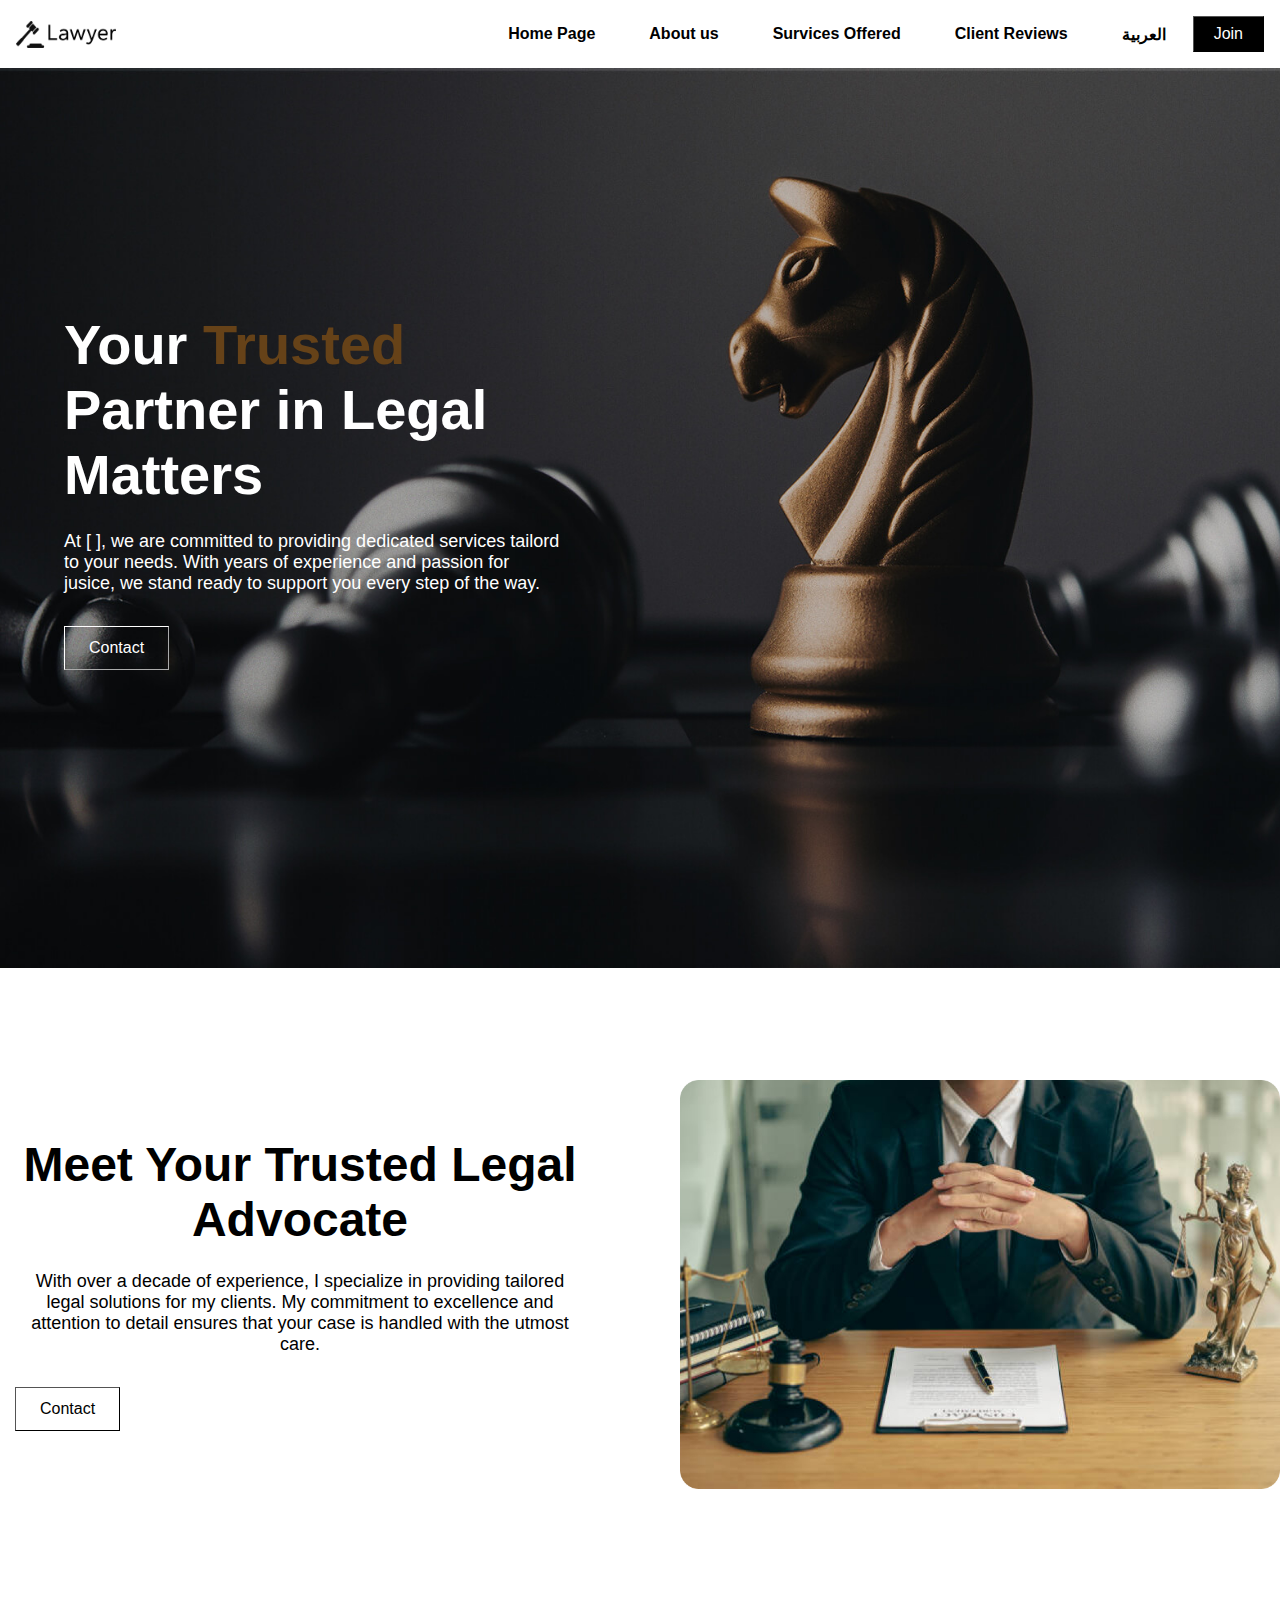
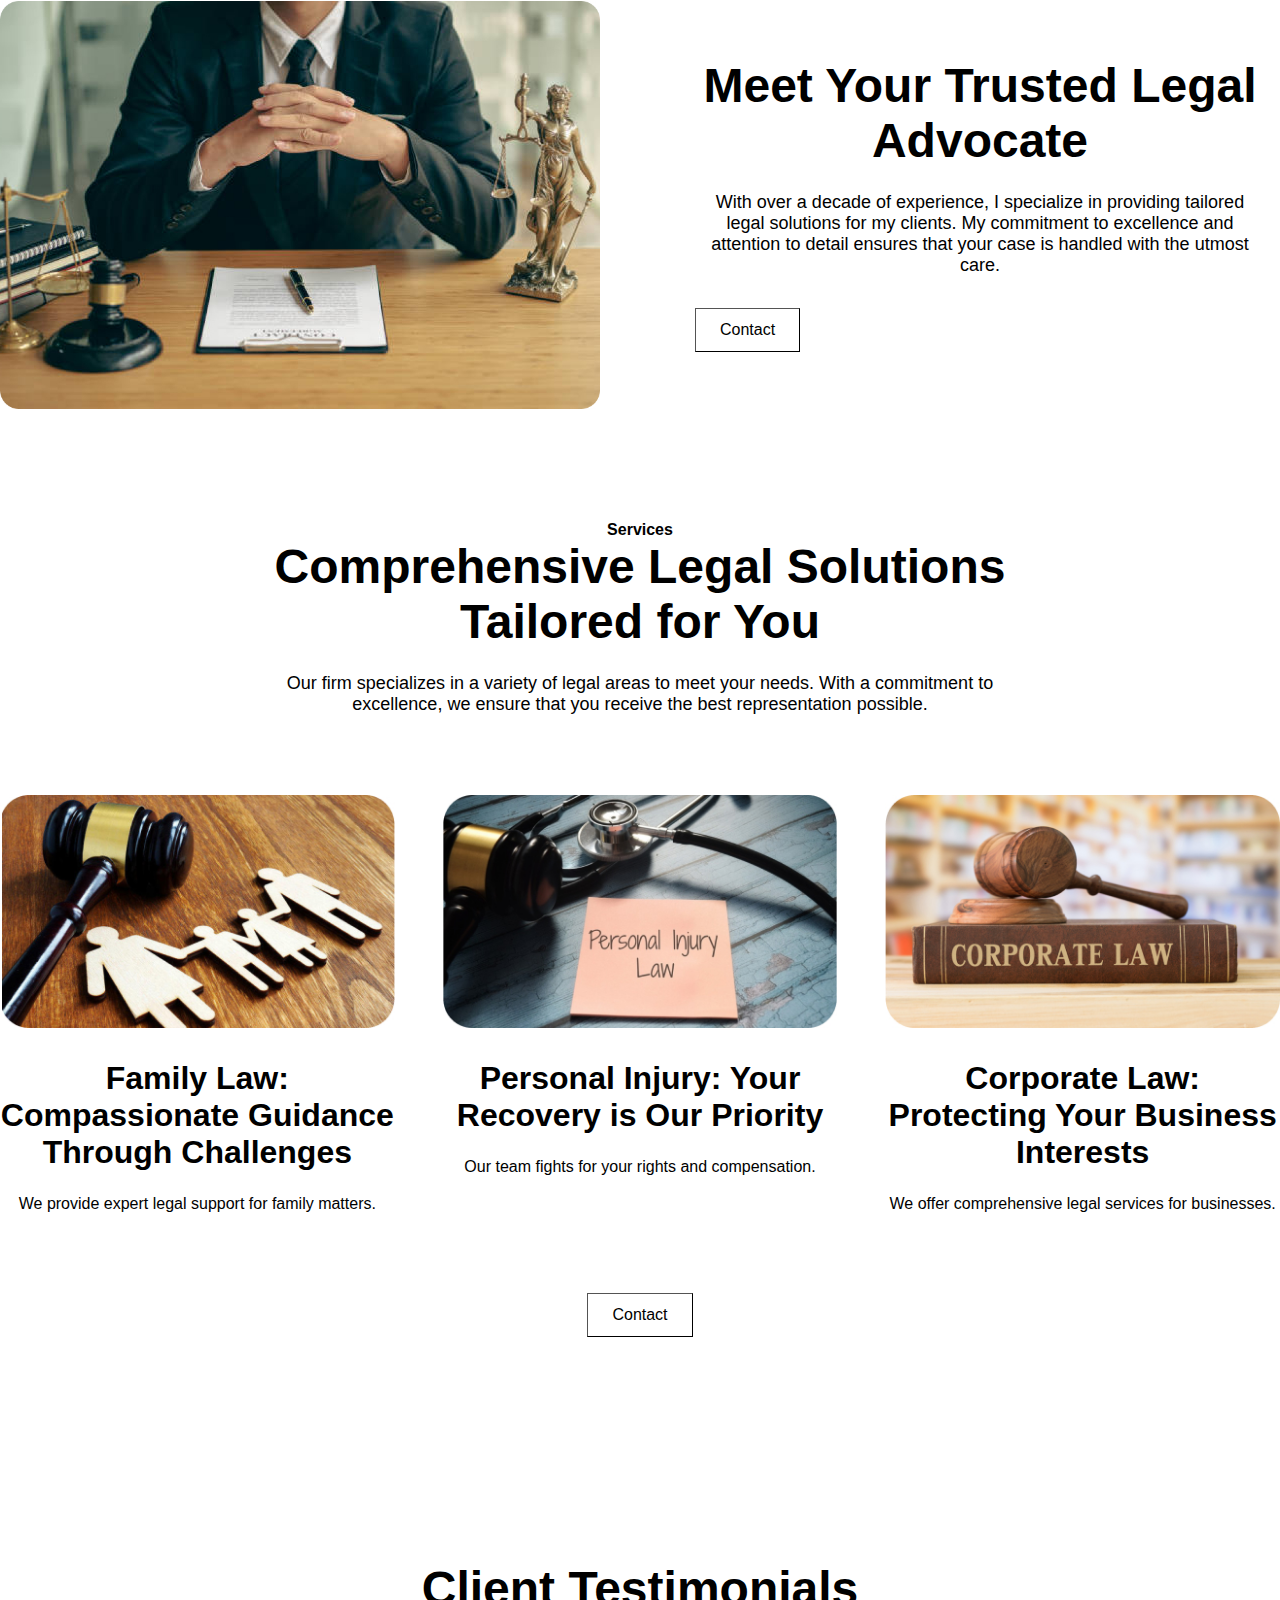
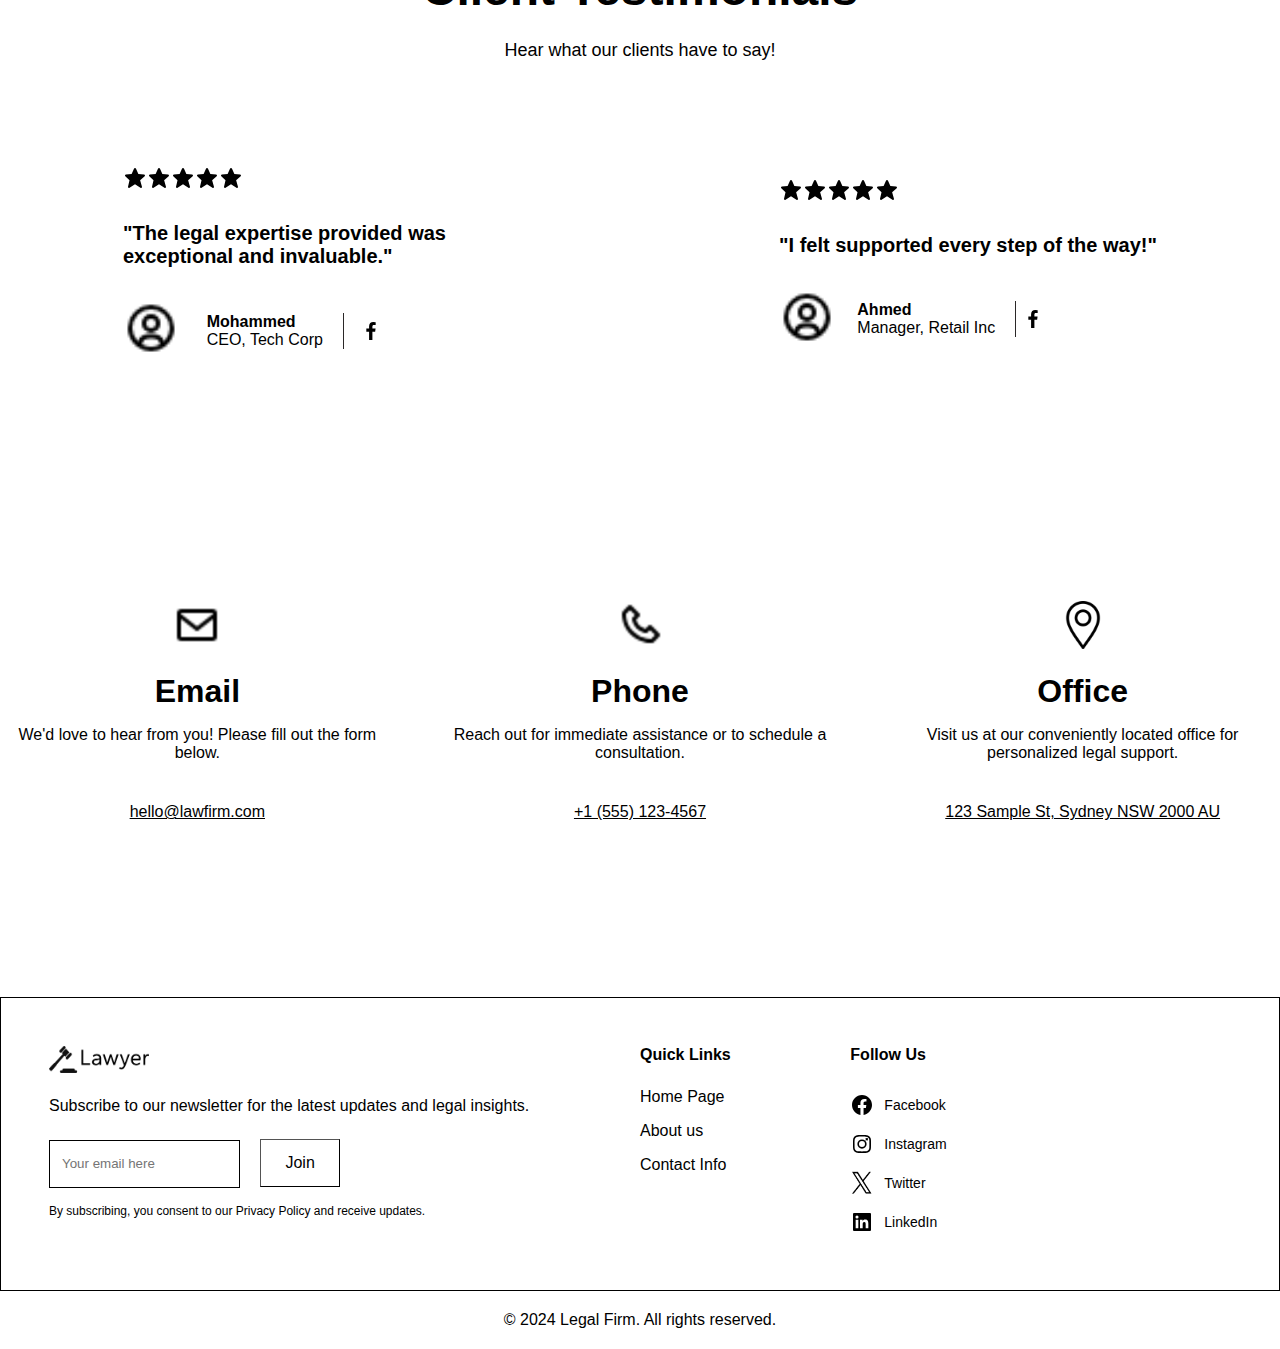
<file: index.html>
<!DOCTYPE html>
<html lang="en">
<head>
  <meta charset="UTF-8">
  <meta name="viewport" content="width=device-width, initial-scale=1.0">
  <title>Law Firm</title>
  <link rel="stylesheet" href="styles.css">
</head>
<body>
  <header>
      <img src="Images/lawyer-high-resolution-logo-transparent.png" alt="Logo" class="logo">
      <nav class="primary-navigation">
        <ul role="list" class="hamburger-menu">
          <li><a href="#" onclick=closeSidebar()><svg xmlns="http://www.w3.org/2000/svg" height="24px" viewBox="0 -960 960 960" width="24px" fill="#000000"><path d="m256-200-56-56 224-224-224-224 56-56 224 224 224-224 56 56-224 224 224 224-56 56-224-224-224 224Z"/></svg></a></li>
          <li><a href="#home-page">Home Page</a></li>
          <li><a href="#about-us">About us</a></li>
          <li><a href="#services-offered">Survices Offered</a></li>
          <li><a href="#client-reviews">Client Reviews</a></li>
          <li><a href="arabic.html" class="translate">العربية</a></li>
        </ul>
        <ul role="list" class="nav-list">
          <li class="hideOnMobile"><a href="#home-page">Home Page</a></li>
          <li class="hideOnMobile"><a href="#about-us">About us</a></li>
          <li class="hideOnMobile"v><a href="#services-offered">Survices Offered</a></li>
          <li class="hideOnMobile"><a href="#client-reviews">Client Reviews</a></li>
          <li><a href="arabic.html" class="translate">العربية</a></li>
          <li class="menu-button"><a href="#" onclick=openSidbar()><svg xmlns="http://www.w3.org/2000/svg" height="24px" viewBox="0 -960 960 960" width="24px" fill="#000000"><path d="M120-240v-80h720v80H120Zm0-200v-80h720v80H120Zm0-200v-80h720v80H120Z"/></svg></a></li>
        </ul>
      </nav>
      <a href="#" class="hideOnMobile" class="nav-button"><button class="button">Join</button></a>
  </header>
  <main>
    <section id="home-page">
      <div class="containr1">
        <h1 class="h1-section1">Your <span id="brownText">Trusted</span> Partner in Legal Matters</h1>
        <p class="p-section1">At [ ], we are committed to providing dedicated services tailord to your needs. With years of experience and passion for jusice, we stand ready to support you every step of the way.</p>
        <button class="contact-button">Contact</button>
      </div>
    </section>
    <section id="about-us">
      <div class="container2-1">
        <div class="text">
          <h1 class="h1-section2">Meet Your Trusted Legal Advocate</h1>
          <p class="p-section2">With over a decade of experience, I specialize in providing tailored legal solutions for my clients. My commitment to excellence and attention to detail ensures that your case is handled with the utmost care.</p>
          <button class="section2-button">Contact</button>
        </div>
        <img src="Images/image.jpg" alt="lawyer's-image" class="lawyer-img">
      </div>
      <div class="container2-2">
        <img src="Images/image.jpg" alt="lawyer's-image" class="lawyer-img">
        <div class="text">
          <h1 class="h1-section2">Meet Your Trusted Legal Advocate</h1>
          <p class="p-section2">With over a decade of experience, I specialize in providing tailored legal solutions for my clients. My commitment to excellence and attention to detail ensures that your case is handled with the utmost care.</p>
          <button class="section2-button">Contact</button>
        </div>
      </div>
    </section>
    <section id="services-offered">
      <div class="container3">
        <h1 class="h2-section3">Services</h1>
        <h1 class="h1-section3">Comprehensive Legal Solutions Tailored for You</h1>
        <p class="p-section3">Our firm specializes in a variety of legal areas to meet your needs. With a commitment to excellence, we ensure that you receive the best representation possible.</p>
      </div>
      <div class="container4">
        <div class="family-law">
          <img src="Images/image2.jpg" alt="">
          <div class="family-law-text">
            <h1 class="h1-family-law">Family Law: Compassionate Guidance Through Challenges</h1>
            <p class="p-family-law">We provide expert legal support for family matters.</p>
          </div>
        </div>
        <div class="personal-injury">
          <img src="Images/image3.jpg" alt="">
          <div class="personal-injury-text">
            <h1 class="h1-personal-injury">Personal Injury: Your Recovery is Our Priority</h1>
            <p class="p-personal-injury">Our team fights for your rights and compensation.</p>
          </div>
        </div>
        <div class="corporate-law">
          <img src="Images/image4.jpg" alt="">
          <div class="corporate-law-text">
            <h1 class="h1-corporate-law">Corporate Law: Protecting Your Business Interests</h1>
            <p class="p-corporate-law">We offer comprehensive legal services for businesses.</p>
          </div>
        </div>
      </div>
      <button class="section3-button">Contact</button>
    </section>
    <section id="client-reviews">
      <div class="client-testimonials">
        <h1 class="h1-client-testimonials">Client Testimonials</h1>
        <p class="p-client-testimonials">Hear what our clients have to say!</p>
      </div>
      <div class="client-comments">
        <div class="first-comment">
          <div class="stars">
            <img src="[data-uri]"/>
            <img src="[data-uri]"/>
            <img src="[data-uri]"/>
            <img src="[data-uri]"/>
            <img src="[data-uri]"/>
          </div>
          <h1 class="h1-first-comment">"The legal expertise provided was exceptional and invaluable."</h1>
          <div class="the-comment">
            <div class="profile-photo">
              <img src="[data-uri]"/>
            </div>
            <div class="commenter-name">
              <h1 class="h1-commenter-name">Mohammed</h1>
              <p class="p-commenter-name">CEO, Tech Corp</p>
            </div>
            <div class="facebook-icon">
              <img src="[data-uri]"/>
            </div>
          </div>
        </div>
        <div class="first-comment">
          <div class="stars">
            <img src="[data-uri]"/>
            <img src="[data-uri]"/>
            <img src="[data-uri]"/>
            <img src="[data-uri]"/>
            <img src="[data-uri]"/>
          </div>
          <h1 class="h1-first-comment">"I felt supported every step of the way!"</h1>
          <div class="the-comment">
            <div class="profile-photo">
              <img src="[data-uri]"/>
            </div>
            <div class="commenter-name">
              <h1 class="h1-commenter-name">Ahmed</h1>
              <p class="p-commenter-name">Manager, Retail Inc</p>
            </div>
            <div class="facebook-icon">
              <img src="[data-uri]"/>
            </div>
          </div>
        </div>
      </div>
    </section>
    <section>
      <div class="container5">
        <div class="email">
          <div class="icon">
            <img src="[data-uri]"/>
          </div>
          <div class="email-text">
            <h1 class="h1-email">Email</h1>
            <p class="p-email">We'd love to hear from you! Please fill out the form below.</p>
          </div>
          <p class="the-email">hello@lawfirm.com</p>
        </div>
        <div class="email">
          <div class="icon">
            <img src="[data-uri]"/>
          </div>
          <div class="email-text">
            <h1 class="h1-email">Phone</h1>
            <p class="p-email">Reach out for immediate assistance or to schedule a consultation.</p>
          </div>
          <p class="the-email">+1 (555) 123-4567</p>
        </div>
        <div class="email">
          <div class="icon">
            <img src="Images/location.png"/>
          </div>
          <div class="email-text">
            <h1 class="h1-email">Office</h1>
            <p class="p-email">Visit us at our conveniently located office for personalized legal support.</p>
          </div>
          <p class="the-email">123 Sample St, Sydney NSW 2000 AU</p>
        </div>
      </div>
    </section>
    <footer>
      <div class="container6">
        <div class="form">
          <img src="Images/lawyer-high-resolution-logo-transparent.png" alt="Logo" class="logo">
          <p>Subscribe to our newsletter for the latest updates and legal insights.</p>
          <div class="email-and-contact">
            <div class="form-on-mobile">
              <input type="email" placeholder="Your email here">
              <button class="section3-button">Join</button>
            </div>
            <p>By subscribing, you consent to our Privacy Policy and receive updates.</p>
          </div>
        </div>
        <div class="quick-links">
          <div>
            <h1>Quick Links</h1>
            <div class="quick-links-p">
              <a href="#home-page">Home Page</a>
              <a href="#about-us">About us</a>
              <a href="contact.html">Contact Info</a>
            </div>
          </div>
          <div class="socialmedia-icons">
            <h1>Follow Us</h1>
            <div >
              <img class="icons-in-en" src="[data-uri]"/>
              <p>Facebook</p>
            </div>
            <div>
              <img class="icons-in-en" src="[data-uri]"/>
              <p>Instagram</p>
            </div>
            <div>
              <img class="icons-in-en" src="Images/twitter.png">
              <p>Twitter</p>
            </div>
            <div>
              <img class="icons-in-en" src="[data-uri]"/>
              <p>LinkedIn</p>
            </div>
          </div>
        </div>
      </div>
      <div class="copy-right">
        <p>© 2024 Legal Firm. All rights reserved.</p>
      </div>
    </footer>
  </main>
  <script>
    function openSidbar(){
      const menu = document.querySelector(".hamburger-menu");
      menu.style.display = "flex";
    }
    function closeSidebar(){
      const menu = document.querySelector(".hamburger-menu");
      menu.style.display = "none";
    }

    document.querySelector(".contact-button").addEventListener("click", function() {
      window.location.href = "contact.html";
    });

    document.querySelector(".section3-button").addEventListener("click", function() {
      window.location.href = "contact.html";
    });

    document.querySelectorAll(".section2-button").forEach(button => {
      button.addEventListener("click", function() {
        window.location.href = "contact.html";
      });
    });
  </script>
</body>
</html>
</file>
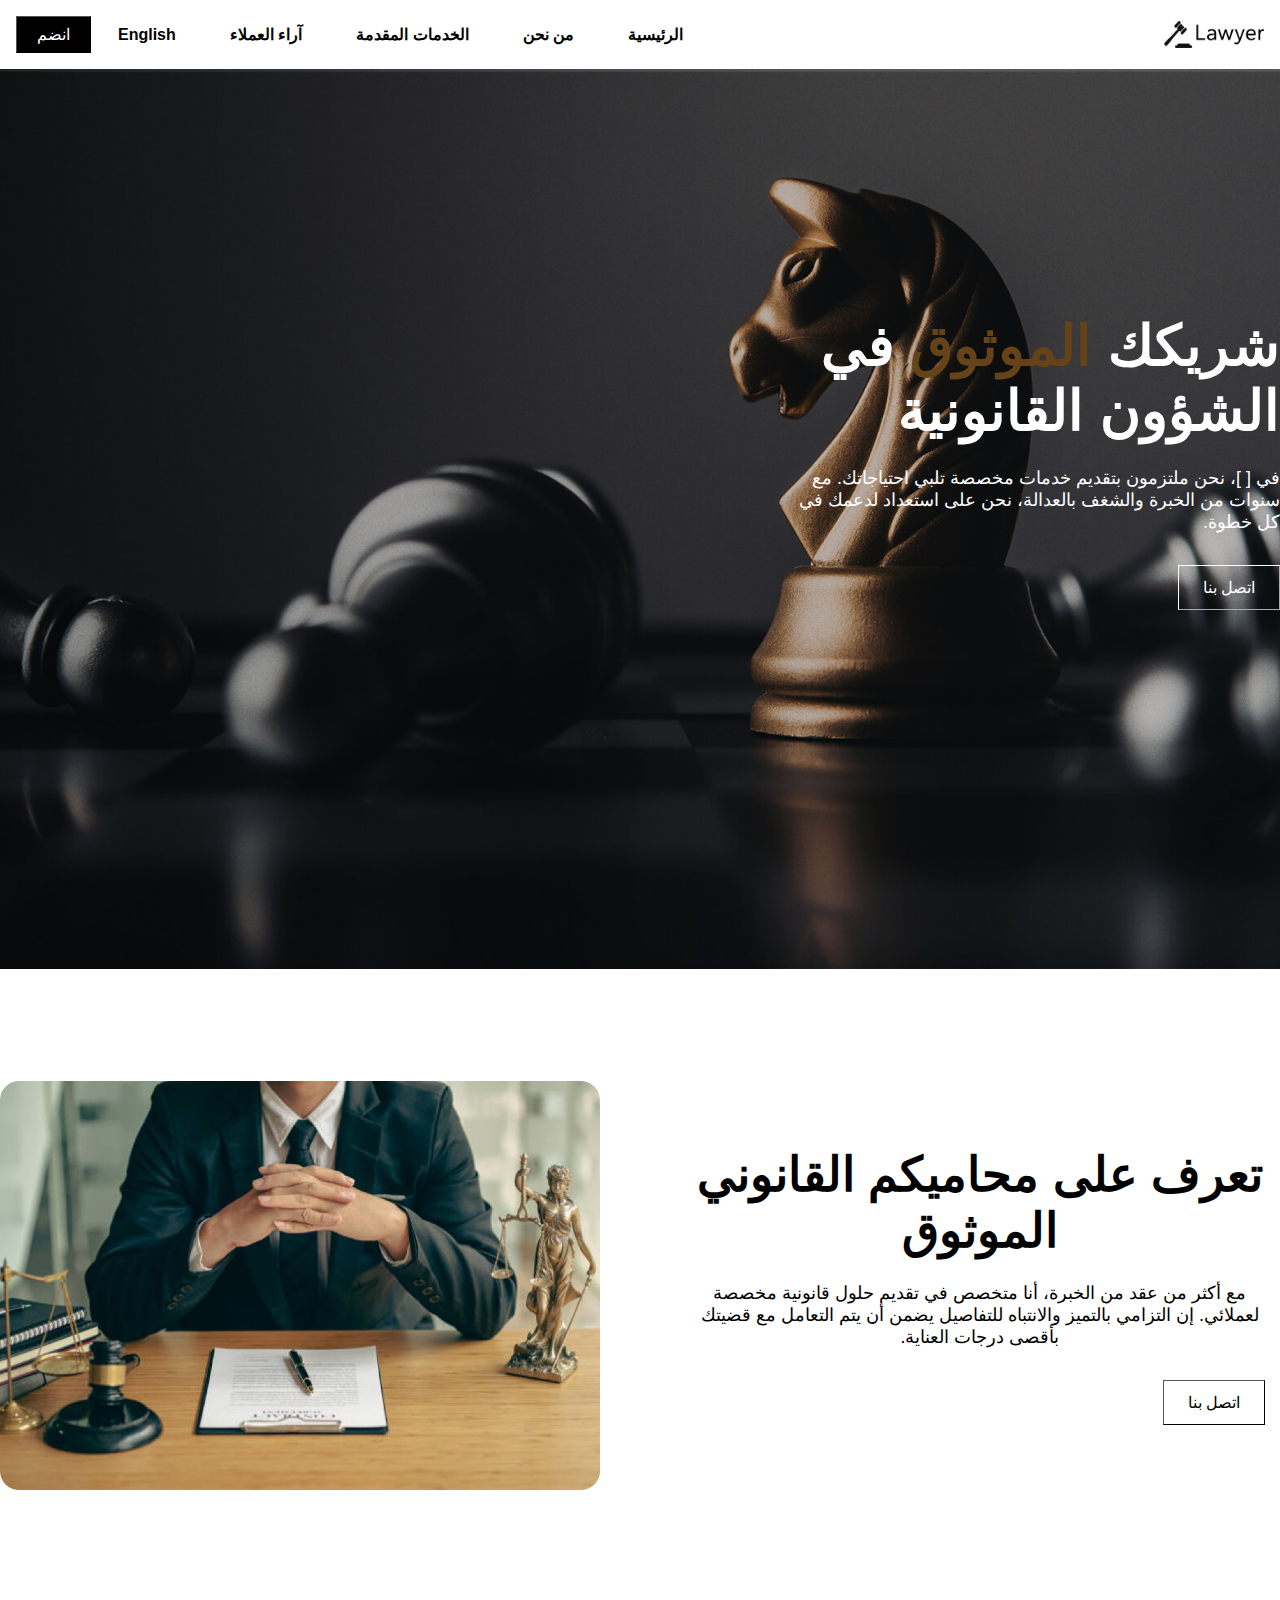
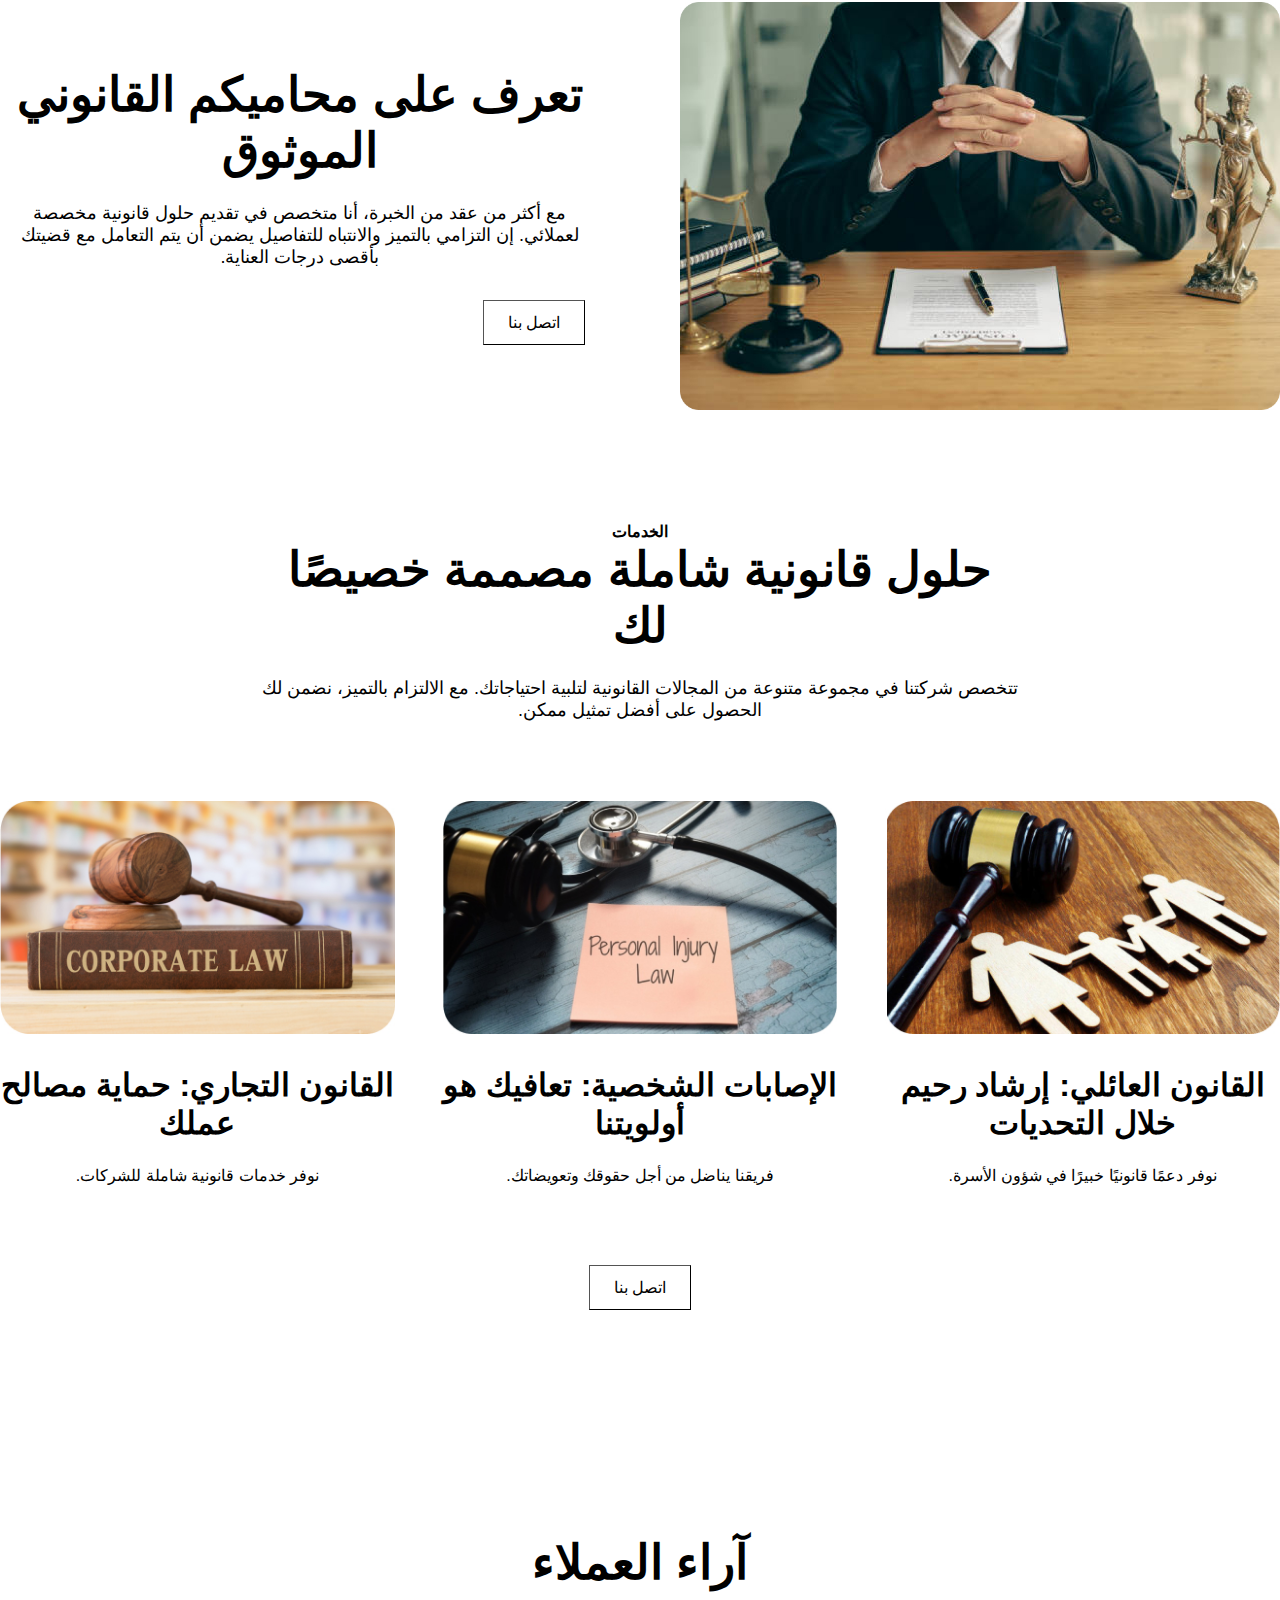
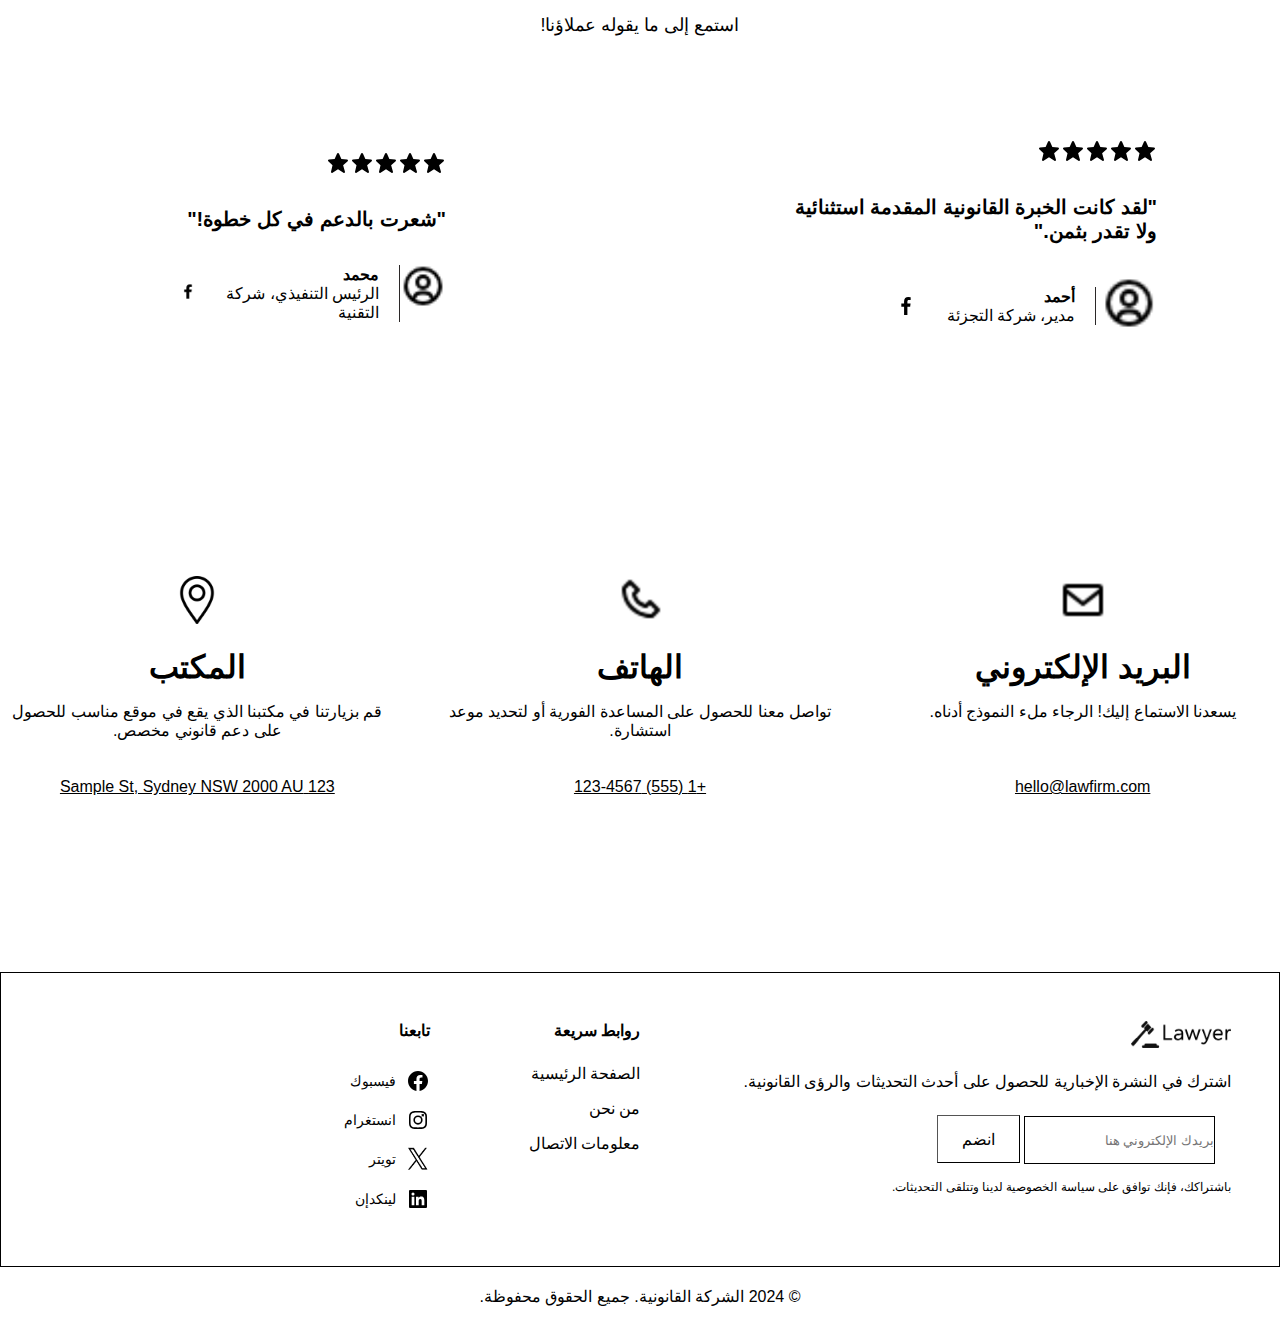
<file: arabic.html>
<!DOCTYPE html>
<html lang="ar" dir="rtl">
<head>
  <meta charset="UTF-8">
  <meta name="viewport" content="width=device-width, initial-scale=1.0">
  <title>Low Firm</title>
  <link rel="stylesheet" href="styles.css">
  <style>
    header {
      display: flex;
      justify-content: flex-start;
      align-items: center;
      padding: 16px 16px;
    }
    .logo{
      margin-right: 0;
      margin-left: auto;
    }
  </style>
</head>
<body>
  <header class="nav-in-ar">
      <img src="Images/lawyer-high-resolution-logo-transparent.png" alt="الشعار" class="logo" id="logo-on-ar">
      <nav class="primary-navigation">
        <ul role="list" class="hamburger-menu">
          <li>
            <a href="#" onclick="closeSidebar()">
              <svg xmlns="http://www.w3.org/2000/svg" height="24px" viewBox="0 -960 960 960" width="24px" fill="#000000">
                <path d="m256-200-56-56 224-224-224-224 56-56 224 224 224-224 56 56-224 224 224 224-56 56-224-224-224 224Z"/>
              </svg>
            </a>
          </li>
          <li><a href="#home-page">الرئيسية</a></li>
          <li><a href="#about-us">من نحن</a></li>
          <li><a href="#services-offered">الخدمات المقدمة</a></li>
          <li><a href="#client-reviews">آراء العملاء</a></li>
          <li><a href="index.html" class="translate">English</a></li>
        </ul>
        <ul role="list" class="nav-list">
          <li class="hideOnMobile"><a href="#home-page">الرئيسية</a></li>
          <li class="hideOnMobile"><a href="#about-us">من نحن</a></li>
          <li class="hideOnMobile"><a href="#services-offered">الخدمات المقدمة</a></li>
          <li class="hideOnMobile"><a href="#client-reviews">آراء العملاء</a></li>
          <li><a href="index.html" class="translate">English</a></li>
          <li class="menu-button">
            <a href="#" onclick="openSidbar()">
              <svg xmlns="http://www.w3.org/2000/svg" height="24px" viewBox="0 -960 960 960" width="24px" fill="#000000">
                <path d="M120-240v-80h720v80H120Zm0-200v-80h720v80H120Zm0-200v-80h720v80H120Z"/>
              </svg>
            </a>
          </li>
        </ul>
      </nav>
      <a href="#" class="hideOnMobile" class="nav-button">
        <button class="button">انضم</button>
      </a>
  </header>
  <main>
    <section id="home-page">
      <div class="containr1">
        <h1 class="h1-section1">شريكك <span id="brownText">الموثوق</span> في الشؤون القانونية</h1>
        <p class="p-section1">في [ ]، نحن ملتزمون بتقديم خدمات مخصصة تلبي احتياجاتك. مع سنوات من الخبرة والشغف بالعدالة، نحن على استعداد لدعمك في كل خطوة.</p>
        <button class="contact-button">اتصل بنا</button>
      </div>
    </section>
    <section id="about-us">
      <div class="container2-1">
        <div class="text">
          <h1 class="h1-section2">تعرف على محاميكم القانوني الموثوق</h1>
          <p class="p-section2">مع أكثر من عقد من الخبرة، أنا متخصص في تقديم حلول قانونية مخصصة لعملائي. إن التزامي بالتميز والانتباه للتفاصيل يضمن أن يتم التعامل مع قضيتك بأقصى درجات العناية.</p>
          <button class="section2-button">اتصل بنا</button>
        </div>
        <img src="Images/image.jpg" alt="صورة المحامي" class="lawyer-img">
      </div>
      <div class="container2-2">
        <img src="Images/image.jpg" alt="صورة المحامي" class="lawyer-img">
        <div class="text">
          <h1 class="h1-section2">تعرف على محاميكم القانوني الموثوق</h1>
          <p class="p-section2">مع أكثر من عقد من الخبرة، أنا متخصص في تقديم حلول قانونية مخصصة لعملائي. إن التزامي بالتميز والانتباه للتفاصيل يضمن أن يتم التعامل مع قضيتك بأقصى درجات العناية.</p>
          <button class="section2-button">اتصل بنا</button>
        </div>
      </div>
    </section>
    <section id="services-offered">
      <div class="container3">
        <h1 class="h2-section3">الخدمات</h1>
        <h1 class="h1-section3">حلول قانونية شاملة مصممة خصيصًا لك</h1>
        <p class="p-section3">تتخصص شركتنا في مجموعة متنوعة من المجالات القانونية لتلبية احتياجاتك. مع الالتزام بالتميز، نضمن لك الحصول على أفضل تمثيل ممكن.</p>
      </div>
      <div class="container4">
        <div class="family-law">
          <img src="Images/image2.jpg" alt="">
          <div class="family-law-text">
            <h1 class="h1-family-law">القانون العائلي: إرشاد رحيم خلال التحديات</h1>
            <p class="p-family-law">نوفر دعمًا قانونيًا خبيرًا في شؤون الأسرة.</p>
          </div>
        </div>
        <div class="personal-injury">
          <img src="Images/image3.jpg" alt="">
          <div class="personal-injury-text">
            <h1 class="h1-personal-injury">الإصابات الشخصية: تعافيك هو أولويتنا</h1>
            <p class="p-personal-injury">فريقنا يناضل من أجل حقوقك وتعويضاتك.</p>
          </div>
        </div>
        <div class="corporate-law">
          <img src="Images/image4.jpg" alt="">
          <div class="corporate-law-text">
            <h1 class="h1-corporate-law">القانون التجاري: حماية مصالح عملك</h1>
            <p class="p-corporate-law">نوفر خدمات قانونية شاملة للشركات.</p>
          </div>
        </div>
      </div>
      <button class="section3-button">اتصل بنا</button>
    </section>
    <section id="client-reviews">
      <div class="client-testimonials">
        <h1 class="h1-client-testimonials">آراء العملاء</h1>
        <p class="p-client-testimonials">استمع إلى ما يقوله عملاؤنا!</p>
      </div>
      <div class="client-comments">
        <div class="first-comment">
          <div class="stars">
            <img src="[data-uri]"/>
            <img src="[data-uri]"/>
            <img src="[data-uri]"/>
            <img src="[data-uri]"/>
            <img src="[data-uri]"/>
          </div>
          <h1 class="h1-first-comment">"لقد كانت الخبرة القانونية المقدمة استثنائية ولا تقدر بثمن."</h1>
          <div class="the-comment">
            <div class="profile-photo">
              <img src="[data-uri]"/>
            </div>
            <div class="commenter-name">
              <h1 class="h1-commenter-name">أحمد</h1>
              <p class="p-commenter-name">مدير، شركة التجزئة</p>
            </div>
            <div class="facebook-icon">
              <img src="[data-uri]"/>
            </div>
          </div>
        </div>
        <div class="first-comment">
          <div class="stars">
            <img src="[data-uri]"/>
            <img src="[data-uri]"/>
            <img src="[data-uri]"/>
            <img src="[data-uri]"/>
            <img src="[data-uri]"/>
          </div>
          <h1 class="h1-first-comment">"شعرت بالدعم في كل خطوة!"</h1>
          <div class="the-comment">
            <div class="profile-photo">
              <img src="[data-uri]"/>
            </div>
            <div class="commenter-name">
              <h1 class="h1-commenter-name">محمد</h1>
              <p class="p-commenter-name">الرئيس التنفيذي، شركة التقنية</p>
            </div>
            <div class="facebook-icon">
              <img src="[data-uri]"/>
            </div>
          </div>
        </div>
      </div>
      <div class="container5">
        <div class="email">
          <div class="icon">
            <img src="[data-uri]" alt="نجوم" />
          </div>
          <div class="email-text">
            <h1 class="h1-email">البريد الإلكتروني</h1>
            <p class="p-email">يسعدنا الاستماع إليك! الرجاء ملء النموذج أدناه.</p>
          </div>
          <p class="the-email">hello@lawfirm.com</p>
        </div>
        <div class="email">
          <div class="icon">
            <img src="[data-uri]" alt="نجوم" />
          </div>
          <div class="email-text">
            <h1 class="h1-email">الهاتف</h1>
            <p class="p-email">تواصل معنا للحصول على المساعدة الفورية أو لتحديد موعد استشارة.</p>
          </div>
          <p class="the-email">+1 (555) 123-4567</p>
        </div>
        <div class="email">
          <div class="icon">
            <img src="Images/location.png" alt="موقع المكتب"/>
          </div>
          <div class="email-text">
            <h1 class="h1-email">المكتب</h1>
            <p class="p-email">قم بزيارتنا في مكتبنا الذي يقع في موقع مناسب للحصول على دعم قانوني مخصص.</p>
          </div>
          <p class="the-email">123 Sample St, Sydney NSW 2000 AU</p>
        </div>
      </div>      
      </section>
      <footer>
        <div class="container6">
          <div class="form">
            <img src="Images/lawyer-high-resolution-logo-transparent.png" alt="الشعار" class="logo">
            <p>اشترك في النشرة الإخبارية للحصول على أحدث التحديثات والرؤى القانونية.</p>
            <div class="email-and-contact">
              <div class="form-on-mobile">
                <input type="email" placeholder="بريدك الإلكتروني هنا">
                <button class="section3-button">انضم</button>
              </div>
              <p>باشتراكك، فإنك توافق على سياسة الخصوصية لدينا وتتلقى التحديثات.</p>
            </div>
          </div>
          <div class="quick-links">
            <div>
              <h1>روابط سريعة</h1>
              <div class="quick-links-p">
                <a href="#home-page">الصفحة الرئيسية</a>
                <a href="#about-us">من نحن</a>
                <a href="contact.html">معلومات الاتصال</a>
              </div>
            </div>
            <div class="socialmedia-icons">
              <h1>تابعنا</h1>
              <div>
                <img class="icons-in-ar" src="[data-uri]"/>
                <p>فيسبوك</p>
              </div>
              <div>
                <img class="icons-in-ar" src="[data-uri]"/>
                <p>انستغرام</p>
              </div>
              <div>
                <img class="icons-in-ar" src="Images/twitter.png" alt="تويتر">
                <p>تويتر</p>
              </div>
              <div>
                <img class="icons-in-ar" src="[data-uri]"/>
                <p>لينكدإن</p>
              </div>
            </div>
          </div>
        </div>
        <div class="copy-right">
          <p>© 2024 الشركة القانونية. جميع الحقوق محفوظة.</p>
        </div>
      </footer>
      <script>
        function openSidbar() {
          const menu = document.querySelector('.hamburger-menu');
          menu.style.display = 'flex';
        }
        function closeSidebar() {
          const menu = document.querySelector('.hamburger-menu');
          menu.style.display = 'none';
        }
        document.querySelector(".contact-button").addEventListener("click", function() {
          window.location.href = "contact.html";
        });

        document.querySelector(".section3-button").addEventListener("click", function() {
          window.location.href = "contact.html";
        });

        document.querySelectorAll(".section2-button").forEach(button => {
          button.addEventListener("click", function() {
            window.location.href = "contact.html";
          });
        });
      </script>
      </body>
      </html>
</file>
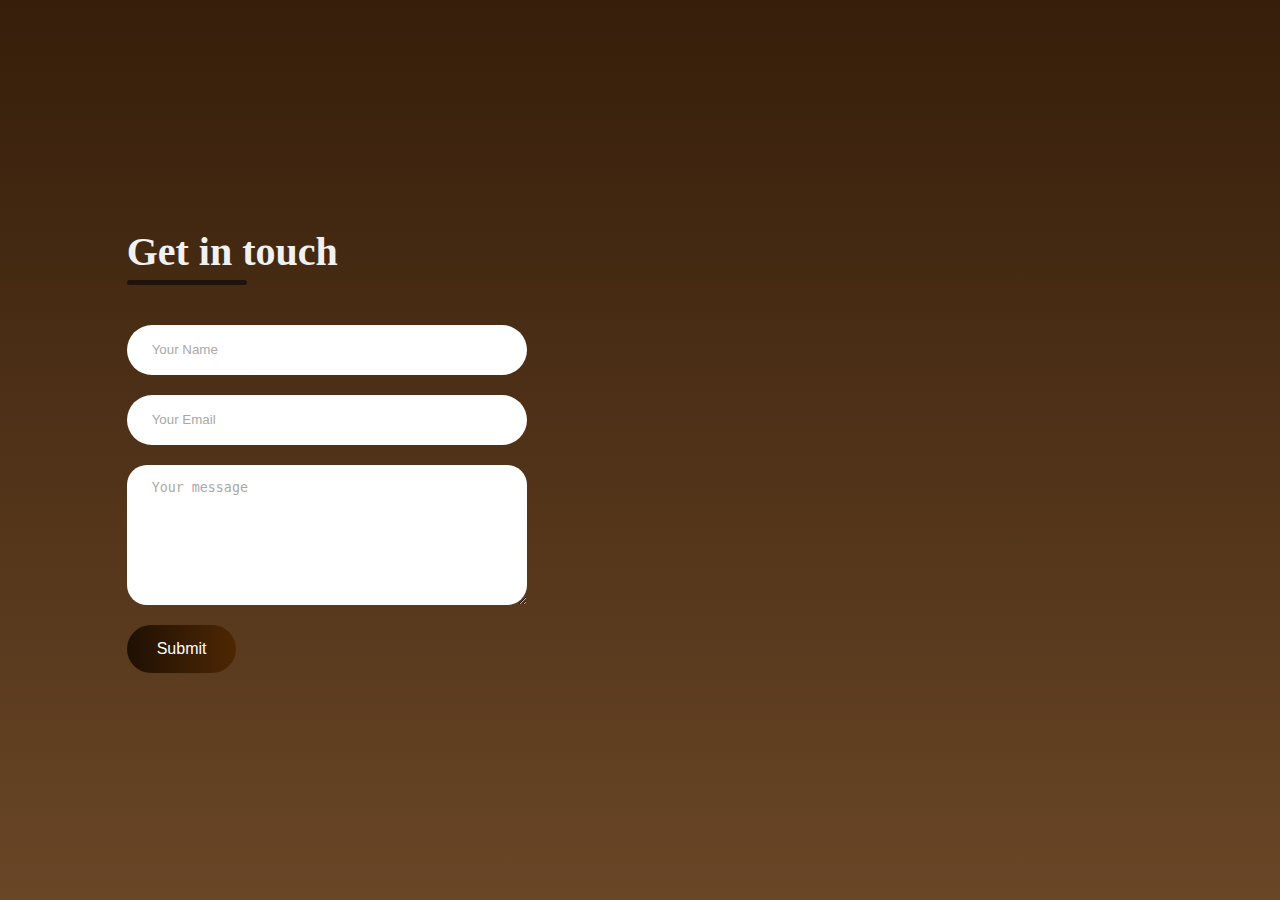
<file: contact.html>
<!DOCTYPE html>
<html lang="en">
<head>
  <meta charset="UTF-8">
  <meta name="viewport" content="width=device-width, initial-scale=1.0">
  <title>Contact</title>
  <link rel="stylesheet" href="contact.css">
</head>
<body>
  <div class="contact-container">
    <form action="https://api.web3forms.com/submit" method="POST" class="contact-left">
      <div class="contact-left-title">
        <h2>Get in touch</h2>
        <hr>
      </div>
      <input type="hidden" name="access_key" value="4352b2e7-bec7-4868-ada2-d1352013a459">
      <input type="text" name="name" placeholder="Your Name" class="contact-inputs" required>
      <input type="email" name="email" placeholder="Your Email" class="contact-inputs" required>
      <textarea name="message" placeholder="Your message" class="contact-inputs" required></textarea>
      <button type="submit">Submit</button>
    </form>
    <div class="contact-right">
      <iframe src="https://www.google.com/maps/embed?pb=!1m18!1m12!1m3!1d13798.824703846998!2d31.30244274639331!3d30.159815450865754!2m3!1f0!2f0!3f0!3m2!1i1024!2i768!4f13.1!3m3!1m2!1s0x14581460bffaa957%3A0x2718f19ca9a9105c!2sAl%20Khusus%2C%20Al%20Khosous%2C%20Khusus%2C%20Al-Qalyubia%20Governorate%206231113!5e0!3m2!1sen!2seg!4v1740118278158!5m2!1sen!2seg" width="600" height="450" style="border:0;" allowfullscreen="" loading="lazy" referrerpolicy="no-referrer-when-downgrade"></iframe>
    </div>
  </div>
</body>
</html>
</file>
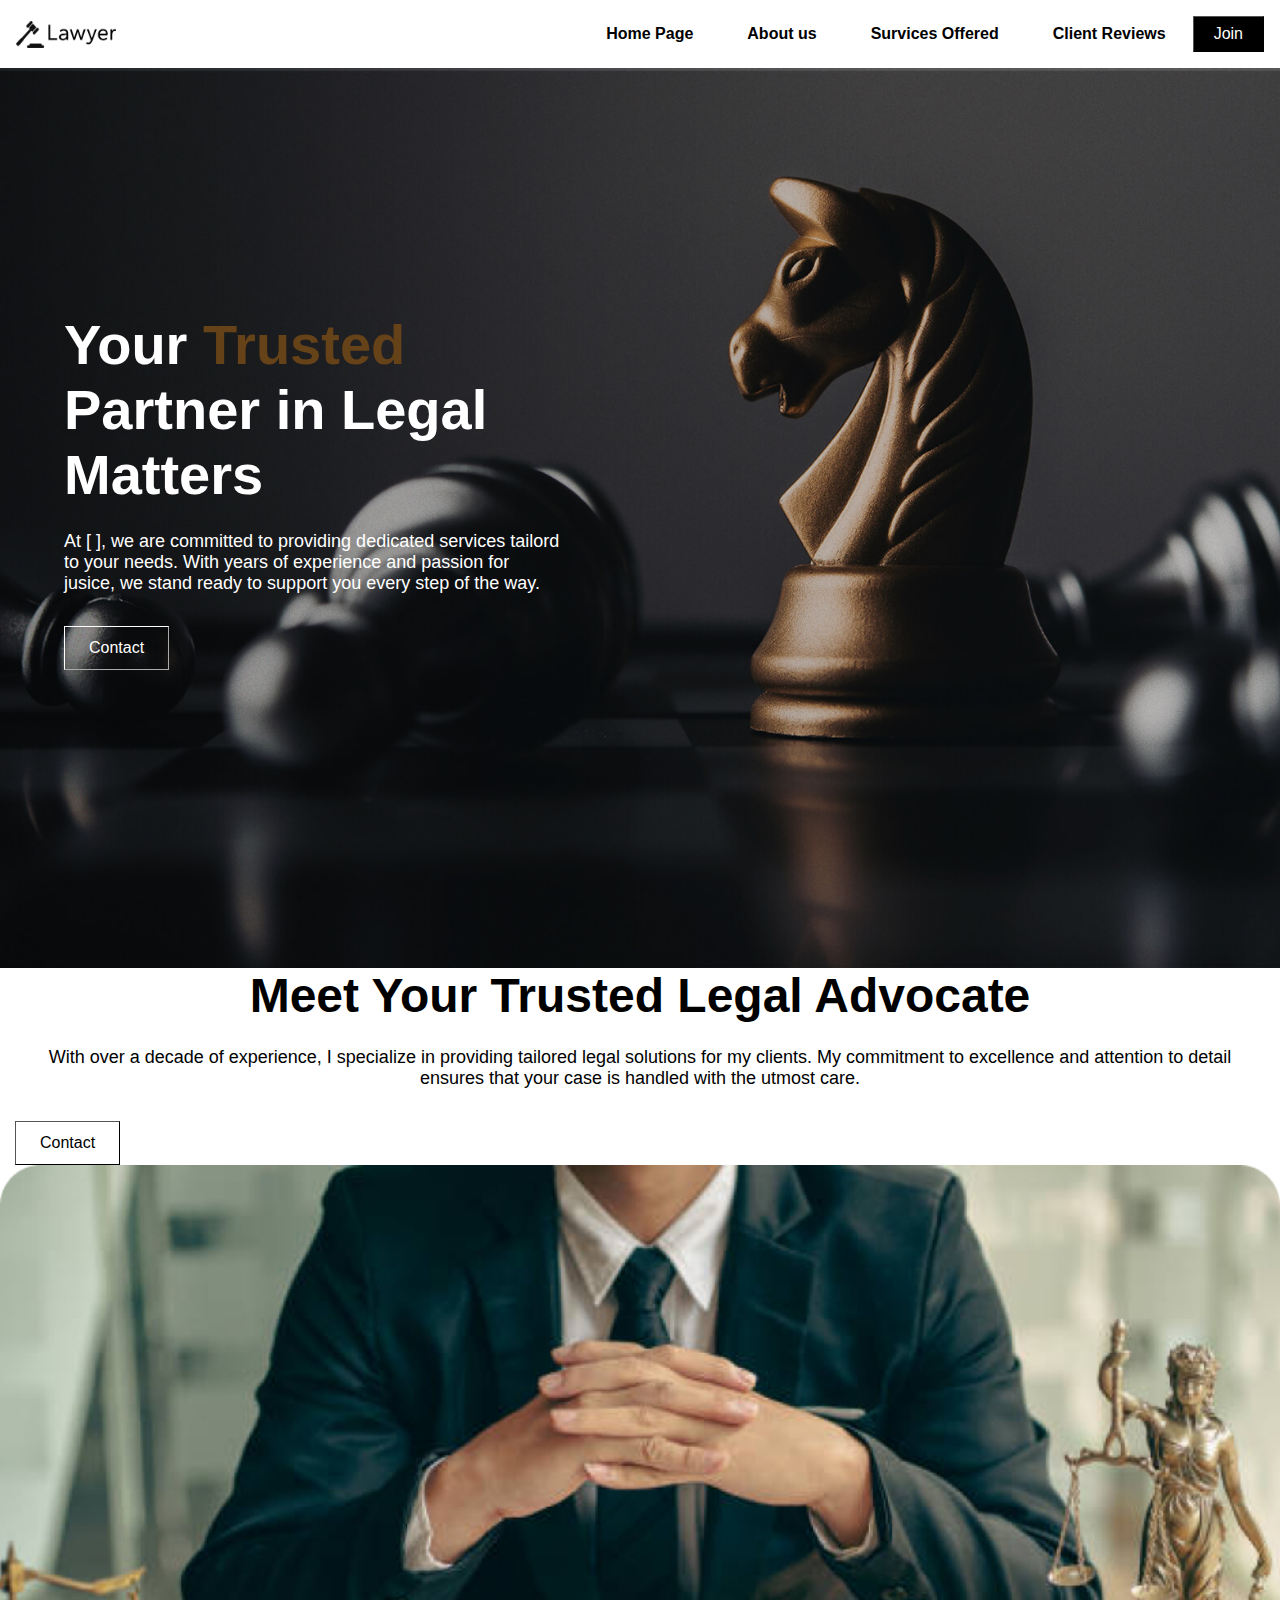
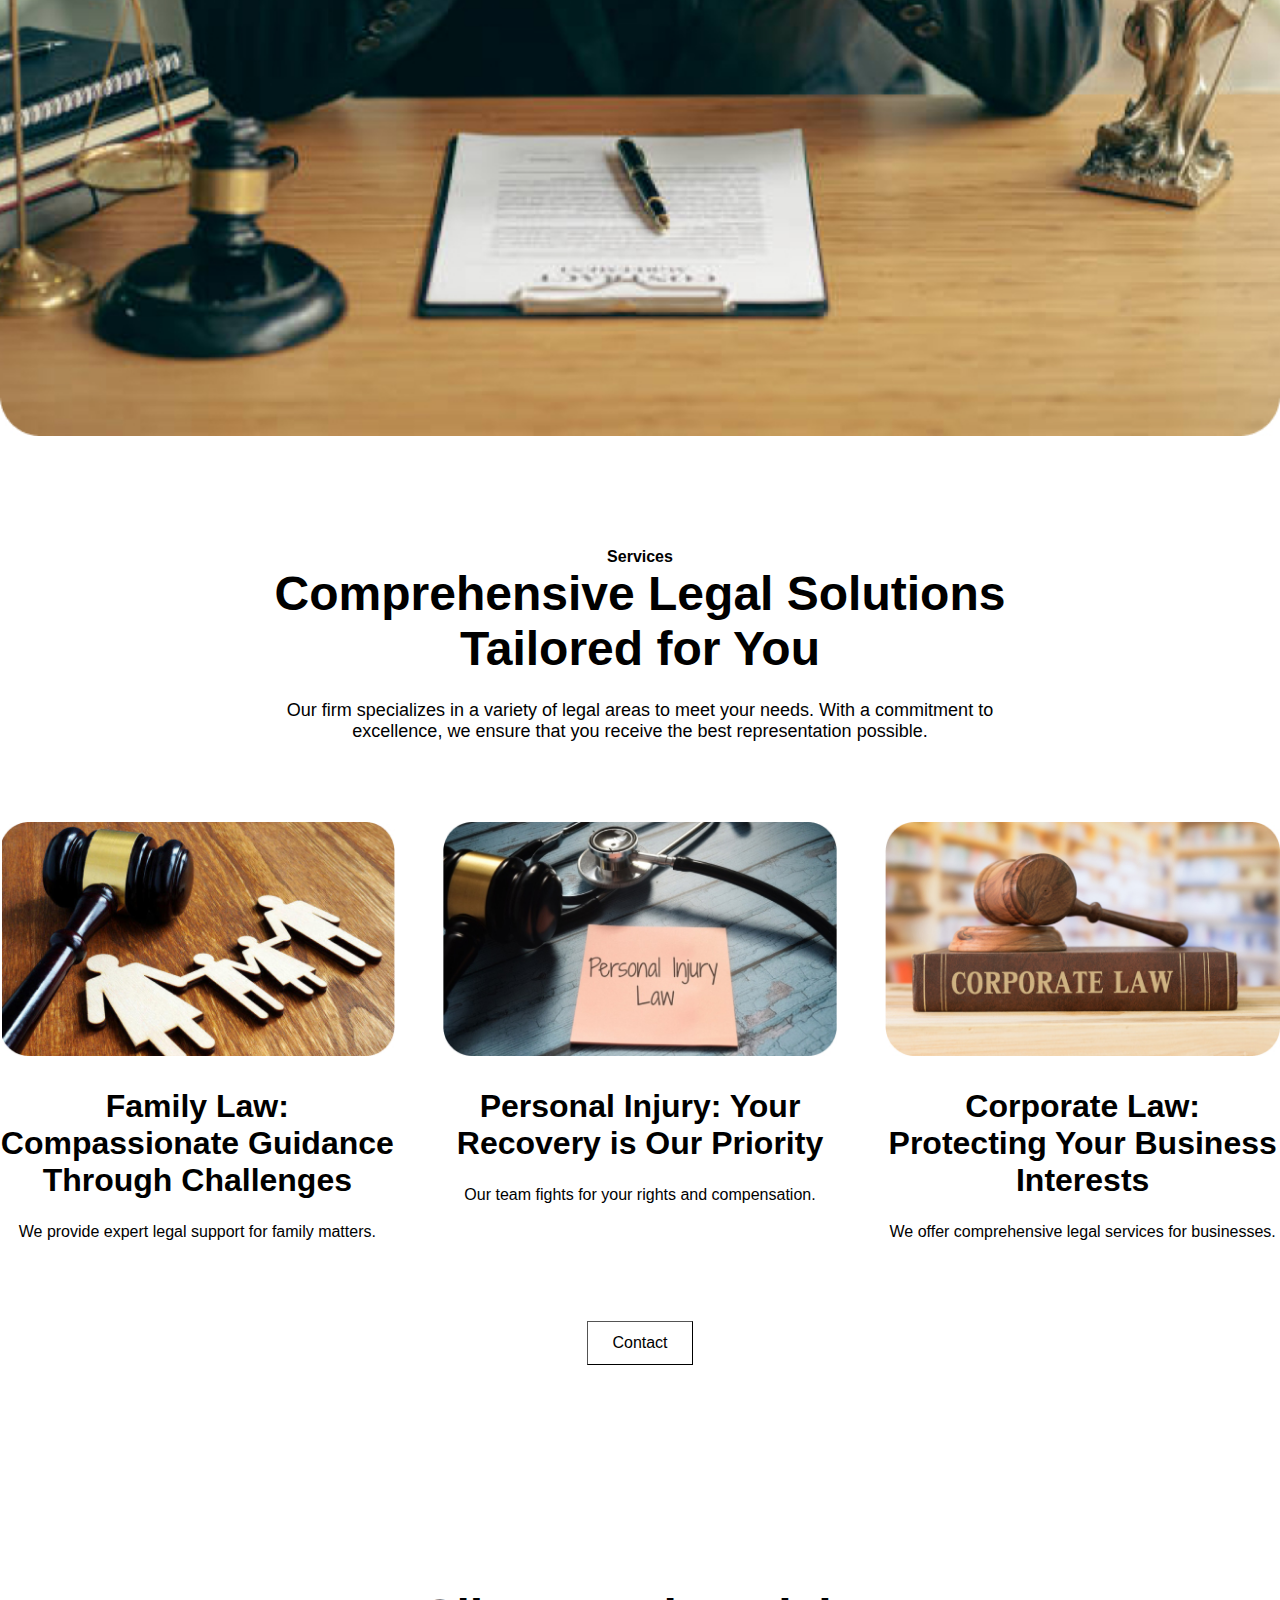
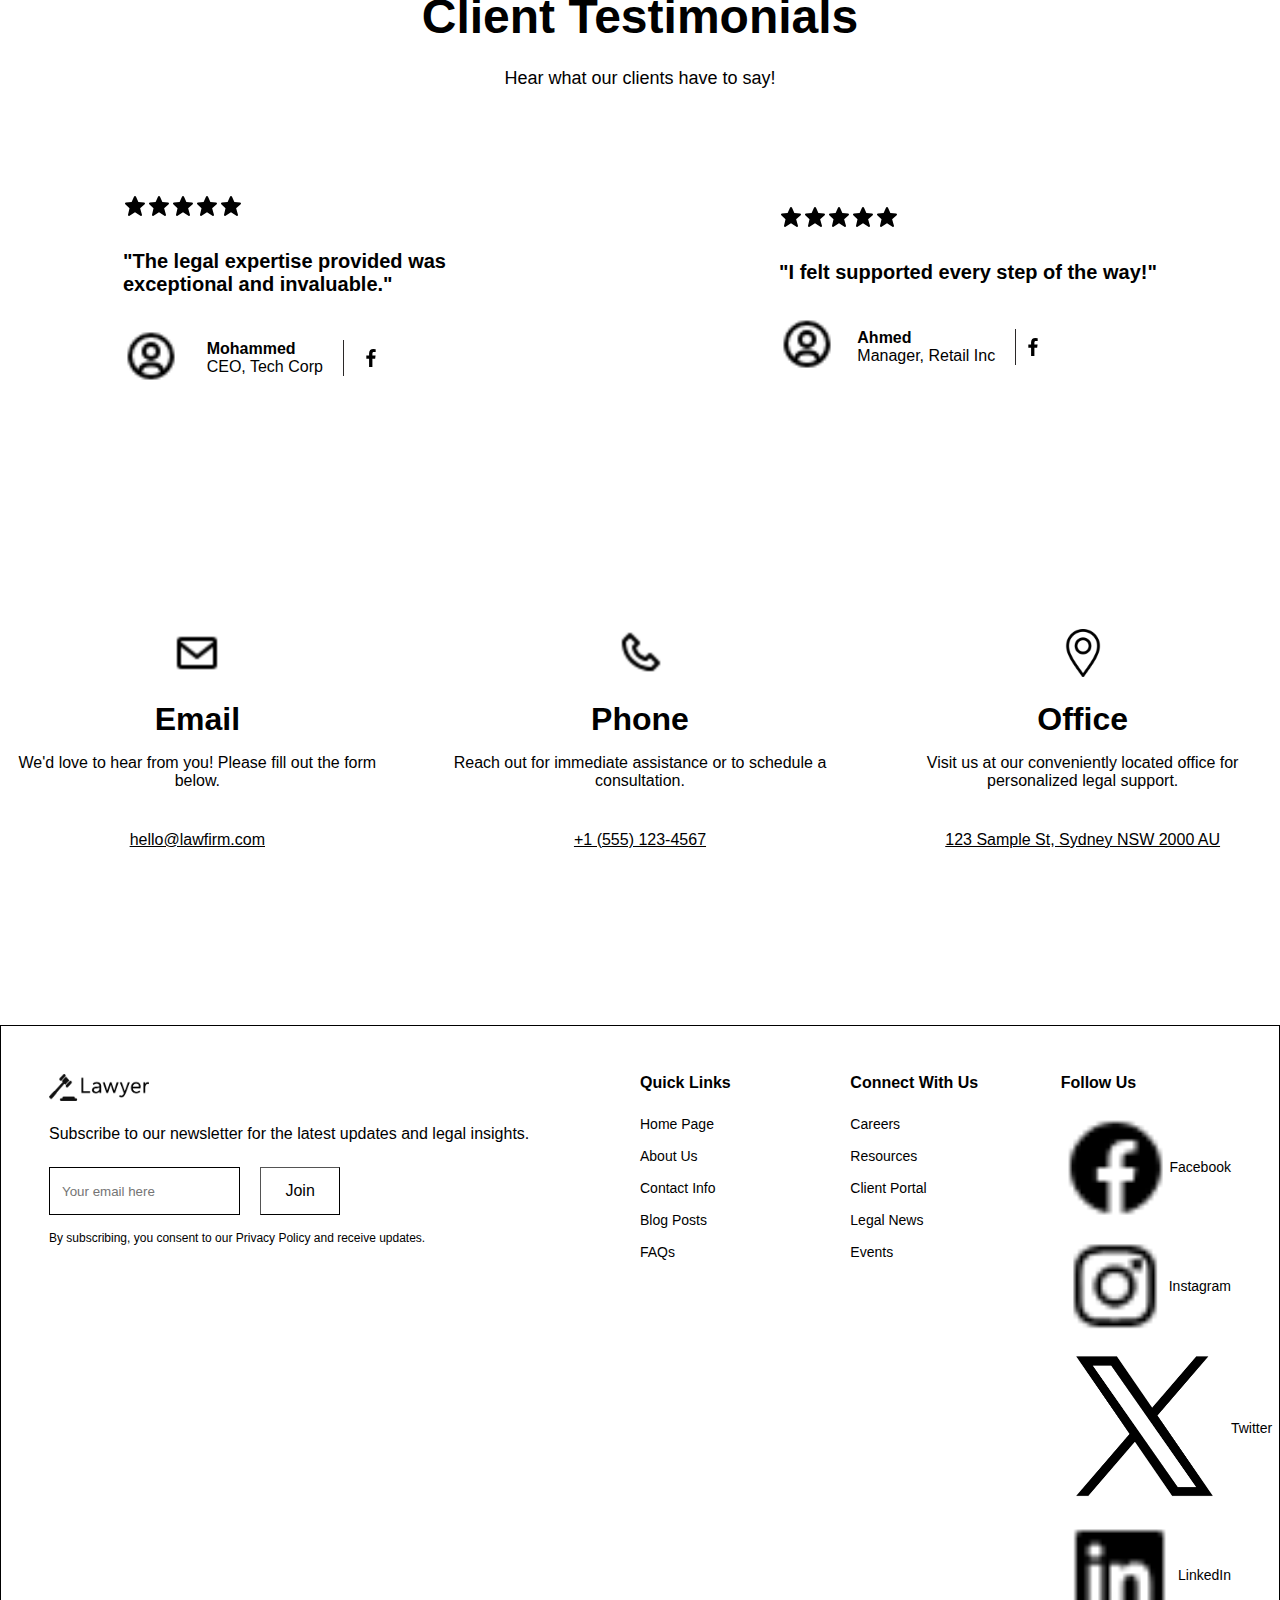
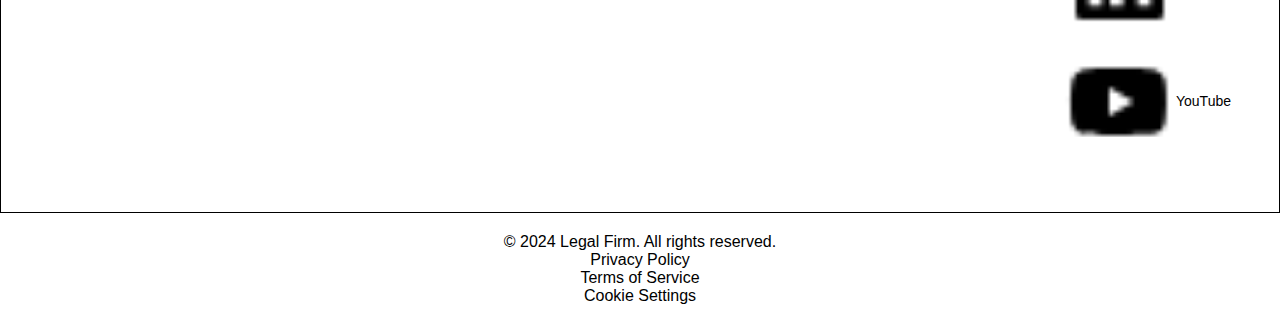
<file: home.html>
<!DOCTYPE html>
<html lang="en">
<head>
  <meta charset="UTF-8">
  <meta name="viewport" content="width=device-width, initial-scale=1.0">
  <title>Servey Form</title>
  <link rel="stylesheet" href="styles.css">
</head>
<body>
  <header>
      <img src="Images/lawyer-high-resolution-logo-transparent.png" alt="Logo" class="logo">
      <nav class="primary-navigation">
        <ul role="list" class="hamburger-menu">
          <li><a href="#" onclick=closeSidebar()><svg xmlns="http://www.w3.org/2000/svg" height="24px" viewBox="0 -960 960 960" width="24px" fill="#000000"><path d="m256-200-56-56 224-224-224-224 56-56 224 224 224-224 56 56-224 224 224 224-56 56-224-224-224 224Z"/></svg></a></li>
          <li><a href="#home-page">Home Page</a></li>
          <li><a href="#about-us">About us</a></li>
          <li><a href="#services-offered">Survices Offered</a></li>
          <li><a href="#client-reviews">Client Reviews</a></li>
        </ul>
        <ul role="list" class="nav-list">
          <li class="hideOnMobile"><a href="#home-page">Home Page</a></li>
          <li class="hideOnMobile"><a href="#about-us">About us</a></li>
          <li class="hideOnMobile"v><a href="#services-offered">Survices Offered</a></li>
          <li class="hideOnMobile"><a href="#client-reviews">Client Reviews</a></li>
          <li class="menu-button"><a href="#" onclick=openSidbar()><svg xmlns="http://www.w3.org/2000/svg" height="24px" viewBox="0 -960 960 960" width="24px" fill="#000000"><path d="M120-240v-80h720v80H120Zm0-200v-80h720v80H120Zm0-200v-80h720v80H120Z"/></svg></a></li>
        </ul>
      </nav>
      <a href="#" class="nav-button"><button class="button">Join</button></a>
      
  </header>
  <main>
    <section id="home-page">
      <div class="containr1">
        <h1 class="h1-section1">Your <span id="brownText">Trusted</span> Partner in Legal Matters</h1>
        <p class="p-section1">At [ ], we are committed to providing dedicated services tailord to your needs. With years of experience and passion for jusice, we stand ready to support you every step of the way.</p>
        <button class="contact-button">Contact</button>
      </div>
    </section>
    <section id="about-us">
      <div class="container2">
        <div class="text">
          <h1 class="h1-section2">Meet Your Trusted Legal Advocate</h1>
          <p class="p-section2">With over a decade of experience, I specialize in providing tailored legal solutions for my clients. My commitment to excellence and attention to detail ensures that your case is handled with the utmost care.</p>
          <button class="section2-button">Contact</button>
        </div>
        <img src="Images/image.jpg" alt="lawyer's-image" class="lawyer-img">
      </div>
    </section>
    <section id="services-offered">
      <div class="container3">
        <h1 class="h2-section3">Services</h1>
        <h1 class="h1-section3">Comprehensive Legal Solutions Tailored for You</h1>
        <p class="p-section3">Our firm specializes in a variety of legal areas to meet your needs. With a commitment to excellence, we ensure that you receive the best representation possible.</p>
      </div>
      <div class="container4">
        <div class="family-law">
          <img src="Images/image2.jpg" alt="">
          <div class="family-law-text">
            <h1 class="h1-family-law">Family Law: Compassionate Guidance Through Challenges</h1>
            <p class="p-family-law">We provide expert legal support for family matters.</p>
          </div>
        </div>
        <div class="personal-injury">
          <img src="Images/image3.jpg" alt="">
          <div class="personal-injury-text">
            <h1 class="h1-personal-injury">Personal Injury: Your Recovery is Our Priority</h1>
            <p class="p-personal-injury">Our team fights for your rights and compensation.</p>
          </div>
        </div>
        <div class="corporate-law">
          <img src="Images/image4.jpg" alt="">
          <div class="corporate-law-text">
            <h1 class="h1-corporate-law">Corporate Law: Protecting Your Business Interests</h1>
            <p class="p-corporate-law">We offer comprehensive legal services for businesses.</p>
          </div>
        </div>
      </div>
      <button class="section3-button">Contact</button>
    </section>
    <section id="client-reviews">
      <div class="client-testimonials">
        <h1 class="h1-client-testimonials">Client Testimonials</h1>
        <p class="p-client-testimonials">Hear what our clients have to say!</p>
      </div>
      <div class="client-comments">
        <div class="first-comment">
          <div class="stars">
            <img src="[data-uri]"/>
            <img src="[data-uri]"/>
            <img src="[data-uri]"/>
            <img src="[data-uri]"/>
            <img src="[data-uri]"/>
          </div>
          <h1 class="h1-first-comment">"The legal expertise provided was exceptional and invaluable."</h1>
          <div class="the-comment">
            <div class="profile-photo">
              <img src="[data-uri]"/>
            </div>
            <div class="commenter-name">
              <h1 class="h1-commenter-name">Mohammed</h1>
              <p class="p-commenter-name">CEO, Tech Corp</p>
            </div>
            <div class="facebook-icon">
              <img src="[data-uri]"/>
            </div>
          </div>
        </div>
        <div class="first-comment">
          <div class="stars">
            <img src="[data-uri]"/>
            <img src="[data-uri]"/>
            <img src="[data-uri]"/>
            <img src="[data-uri]"/>
            <img src="[data-uri]"/>
          </div>
          <h1 class="h1-first-comment">"I felt supported every step of the way!"</h1>
          <div class="the-comment">
            <div class="profile-photo">
              <img src="[data-uri]"/>
            </div>
            <div class="commenter-name">
              <h1 class="h1-commenter-name">Ahmed</h1>
              <p class="p-commenter-name">Manager, Retail Inc</p>
            </div>
            <div class="facebook-icon">
              <img src="[data-uri]"/>
            </div>
          </div>
        </div>
      </div>
    </section>
    <section>
      <div class="container5">
        <div class="email">
          <div class="icon">
            <img src="[data-uri]"/>
          </div>
          <div class="email-text">
            <h1 class="h1-email">Email</h1>
            <p class="p-email">We'd love to hear from you! Please fill out the form below.</p>
          </div>
          <p class="the-email">hello@lawfirm.com</p>
        </div>
        <div class="email">
          <div class="icon">
            <img src="[data-uri]"/>
          </div>
          <div class="email-text">
            <h1 class="h1-email">Phone</h1>
            <p class="p-email">Reach out for immediate assistance or to schedule a consultation.</p>
          </div>
          <p class="the-email">+1 (555) 123-4567</p>
        </div>
        <div class="email">
          <div class="icon">
            <img src="Images/location.png"/>
          </div>
          <div class="email-text">
            <h1 class="h1-email">Office</h1>
            <p class="p-email">Visit us at our conveniently located office for personalized legal support.</p>
          </div>
          <p class="the-email">123 Sample St, Sydney NSW 2000 AU</p>
        </div>
      </div>
    </section>
    <footer>
      <div class="container6">
        <div class="form">
          <img src="Images/lawyer-high-resolution-logo-transparent.png" alt="Logo" class="logo">
          <p>Subscribe to our newsletter for the latest updates and legal insights.</p>
          <div class="email-and-contact">
            <div class="form-on-mobile">
              <input type="email" placeholder="Your email here">
              <button class="section3-button">Join</button>
            </div>
            <p>By subscribing, you consent to our Privacy Policy and receive updates.</p>
          </div>
        </div>
        <div class="quick-links">
          <div>
            <h1>Quick Links</h1>
            <div class="quick-links-p">
              <p>Home Page</p>
              <p>About Us</p>
              <p>Contact Info</p>
              <p>Blog Posts</p>
              <p>FAQs</p>
            </div>
          </div>
          <div>
            <h1>Connect With Us</h1>
            <div class="quick-links-p">
              <p>Careers</p>
              <p>Resources</p>
              <p>Client Portal</p>
              <p>Legal News</p>
              <p>Events</p>
            </div>
          </div>
          <div class="socialmedia-icons">
            <h1>Follow Us</h1>
            <div >
              <img src="[data-uri]"/>
              <p>Facebook</p>
            </div>
            <div>
              <img src="[data-uri]"/>
              <p>Instagram</p>
            </div>
            <div>
              <img src="Images/twitter.png">
              <p>Twitter</p>
            </div>
            <div>
              <img src="[data-uri]"/>
              <p>LinkedIn</p>
            </div>
            <div>
              <img src="[data-uri]"/>
              <p>YouTube</p>
            </div>
          </div>
        </div>
      </div>
      <div class="copy-right">
        <p>© 2024 Legal Firm. All rights reserved.</p>
        <ul>
          <li>Privacy Policy</li>
          <li>Terms of Service</li>
          <li>Cookie Settings</li>
        </ul>
      </div>
    </footer>
  </main>
  <script>
    function openSidbar(){
      const menu = document.querySelector(".hamburger-menu");
      menu.style.display = "flex";
    }
    function closeSidebar(){
      const menu = document.querySelector(".hamburger-menu");
      menu.style.display = "none";
    }
  </script>
</body>
</html>
</file>
<file: styles.css>
*, *::after, *::before {
  box-sizing: border-box;
}
* {
  margin: 0;
  padding: 0;
}

img {
  display: block;
  width: 100%;
}

body {
  font-family: sans-serif;
}

li, a, button {
  font-family: Arial, Helvetica, sans-serif;
  color: black;
  text-decoration: none;
  font-weight: normal;
  font-size: 16px;
}

header {
  display: flex;
  justify-content: flex-end;
  align-items: center;
  padding: 16px 16px;

}

.primary-navigation {
  background-color: white;
  box-shadow: 3px, 3px, 5px, rgba(0, 0, 0, 0.1);
}

.logo {
  height: 27px;
  width: 100px;
  margin-right: auto;
}

nav ul {
  width: 100%;
  list-style: none;
  display: flex;
  justify-content: flex-end;
  align-items: center;
}

nav li {
  height: 36px;
}

nav a {
  height: 100%;
  padding: 0 22px;
  margin: 0 5px;
  display: flex;
  align-items: center;
  font-weight: 700;
}

nav a:hover {
  color: rgb(102, 66, 24);
  transition: all 0.3s ease 0s;
}

.hamburger-menu {
  position: fixed;
  top: 0;
  right: 0;
  height: 100vh;
  width: 250px;
  z-index: 999;
  background-color: rgba(0, 0, 0, 0.2);
  backdrop-filter: blur(10px);
  box-shadow: -10px 0 10px rgba(0, 0, 0, 0.1);
  display: none;
  flex-direction: column;
  align-items: flex-start;
  justify-content: flex-start;
}

.hamburger-menu li {
  width: 100%;
}

.hamburger-menu a {
  width: 100%;
}

.menu-button {
  display: none;
  height: 100%;
  align-items: center;
}

.button {
  padding: 8px 20px;
  background-color: black;
  border-width: .5px;
  color: white;
  cursor: pointer;
  transition: all 0.3s ease 0s;
}

.button:hover {
  background-color: white;
  color: black;
}


#home-page {
  background-image: url(Images/hero_home_04.jpg);
  min-height: 100vh;
  background-position: center;
  background-size: cover;
  background-repeat: no-repeat;
  position: relative;
}

.containr1 {
  padding-left: 64px;
  padding-top: 243.5px;
  max-width: 560px;
  min-height: 386px;

}

.h1-section1 {
  color: white;
  font-weight: bold;
  font-size: 56px;
}

#brownText{
  color: rgb(102, 66, 24);
}

.p-section1 {
  color: white;
  font-weight: normal;
  font-size: 18px;
  margin-top: 24px;
}

.contact-button {
  padding: 12px 24px;
  background-color: transparent;
  border-width: 0.5px;
  border-color: white;
  color: white;
  cursor: pointer;
  transition: all 0.3s ease 0s;
  margin-top: 32px;
}

.contact-button:hover {
  background-color: white;
  color: black;
}

.container2-1 {
  display: grid;
  grid-template-columns: repeat(2, 1fr);
  gap: 80px;
  align-items: center;
  margin: 112px auto;
}

.container2-2 {
  display: grid;
  grid-template-columns: repeat(2, 1fr);
  gap: 80px;
  align-items: center;
  margin: 112px auto;
}

.text {
  width: auto;
}

.h1-section2 {
  color: black;
  font-weight: bold;
  font-size: 48px;
  padding-left: 15px;
  padding-right: 15px;
  text-align: center;
}

.p-section2 {
  color: black;
  font-weight: normal;
  font-size: 18px;
  margin-top: 24px;
  padding-left: 15px;
  padding-right: 15px;
  text-align: center;
}

.section2-button {
  padding: 12px 24px;
  background-color: white;
  border-width: 0.5px;
  border-color: black;
  color: black;
  cursor: pointer;
  transition: all 0.3s ease 0s;
  margin-top: 32px;
  margin-left: 15px;
  margin-right: 15px;
}

.section2-button:hover {
  background-color: black;
  color: white;
}

.container3 {
  max-width: 768px;
  margin-top: 112px;
  margin-left: auto;
  margin-right: auto;
}

.h2-section3 {
  font-weight: bold;
  font-size: 16px;
  text-align: center;
}

.h1-section3 {
  font-weight: bold;
  font-size: 48px;
  text-align: center;
  margin-bottom: 24px;
}

.p-section3 {
  font-weight: normal;
  font-size: 18px;
  text-align: center;
}

.container4 {
  display: grid;
  gap: 48px;
  grid-template-columns: repeat(3, 1fr);
  margin: 80px auto;
}



.family-law-text {

  margin-top: 32px;
}

.h1-family-law {
  text-align: center;
  font-weight: bold;
  font-size: 32px;
}
.p-family-law {
  font-weight: normal;
  font-size: 16px;
  text-align: center;
  margin-top: 24px;
}


.personal-injury-text {
  margin-top: 32px;
}

.h1-personal-injury {
  font-weight: bold;
  font-size: 32px;
  text-align: center;
}

.p-personal-injury {
  font-weight: normal;
  font-size: 16px;
  text-align: center;
  margin-top: 24px;
}


.corporate-law-text {
  margin-top: 32px;
}

.h1-corporate-law {
  font-weight: bold;
  font-size: 32px;
  text-align: center;
}

.p-corporate-law {
  font-weight: normal;
  font-size: 16px;
  text-align: center;
  margin-top: 24px;
}

.section3-button {
  padding: 12px 24px;
  background-color: white;
  border-width: 0.5px;
  border-color: black;
  color: black;
  cursor: pointer;
  transition: all 0.3s ease 0s;
  margin-left: auto;
  margin-right: auto;
  margin-top: 0;
  margin-bottom: 224px;
  display: block;
}

.section3-button:hover {
  background-color: black;
  color: white;
}

.client-testimonials {
  display: block;
  max-width: 560px;
  min-height: 109px;
  margin: auto;
  margin-bottom: 80px;
  text-align: center;
}

.h1-client-testimonials {
  font-weight: bold;
  font-size: 48px;
}

.p-client-testimonials {
  font-weight: normal;
  font-size: 18px;
  margin-top: 24px;
}

.client-comments {
  display: grid;
  grid-template-columns: 1fr 1fr;
  margin: auto;
  padding: 16px;
  margin-bottom: 224px;
  gap: 64px;
}

.first-comment {
  max-width: 378px;
  margin: auto;
}

.stars {
  display: flex;
  max-width: 116px;
  min-height: 18.89;
  margin-bottom: 32px;
}

.h1-first-comment {
  font-weight: bold;
  font-size: 20px;
}

.the-comment {
  display: flex;
  max-width: 268px;
  min-height: 61px;
  margin-top: 32px;
}

.profile-photo {
  width: 56px;
  height: 56px;
}

.commenter-name {
  padding-left: 20px;
  padding-right: 20px;
  margin: auto;
  border-right: 1px solid rgb(43, 40, 40);
}

.h1-commenter-name {
  font-weight: bold;
  font-size: 16px;
}

.p-commenter-name {
  font-weight: normal;
  font-size: 16px;
}

.facebook-icon {
  width: 24px;
  height: 24px;
  margin: auto;
}

.container5 {
  display: grid;
  grid-template-columns: repeat(auto-fit, minmax(250px, 1fr));
  gap: 48px;
  width: auto;
  margin: 112px 0;
}
.icon {
  height: 48px;
  width: 48px;
  margin: auto;
}

.email-text {
  margin-top: 24px;
  margin-bottom: 24px;
  min-height: 106px;
}

.h1-email {
  text-align: center;
  font-weight: bold;
  font-size: 32px;
  margin-bottom: 16px;
}

.email-text p {
  font-weight: normal;
  font-size: 16px;
  text-align: center;
}

.the-email {
  text-align: center;
  text-decoration: underline;
}

.container6 {
  display: grid;
  grid-template-columns: repeat(auto-fit, minmax(30px, 1fr));
  width: auto;
  margin-top: 176px;

  padding: 48px;
  border: 1px solid black;
}

.form {
  width: auto;
  height: auto;
}

.form button {
  display: inline-block;
  margin: 0;
  height: 48px;
}

.form input {
  display: inline-block;
  padding-left: 12px;
  min-height: 48px;
  border: 0.1px solid black;
  margin-right: 16px;
}

.form img {
  margin-bottom: 24px;
}

.form p {
  font-size: 16px;
  font-weight: normal;
  margin-bottom: 24px;
}

.email-and-contact p {
  font-size: 12px;
  font-weight: normal;
  margin-top: 16px;
}

.quick-links {
  display: grid;
  grid-template-columns: repeat(3, 1fr);
  gap: 40px;
}


.quick-links h1 {
  margin-bottom: 24px;
  font-size: 16px;
  font-weight: bold;
}

.quick-links-p {
  display: grid;
  grid-template-columns: auto;
  gap: 16px;
}

.quick-links p {
  font-size: 14px;
  font-weight: normal;
}

.socialmedia-icons {
  display:grid;
  grid-template-columns: auto;
}

.socialmedia-icons div{
  display: flex;
  justify-content: flex-start;
  align-items: center;
  margin: 5px 0;
}

.icons-in-en {
  width: 24px;
  height: 24px;
  margin-right: 10px;
}
.icons-in-ar {
  width: 24px;
  height: 24px;
  margin-left: 10px;
}

.socialmedia-icons h1 {
  margin-bottom: 16px;
} 

.copy-right {
  padding: 20px 0;
  text-align: center;
}

@media (max-width: 950px){
  .hideOnMobile{
    display: none;
  }
  .container6, .container2-1, .container2-2, .container3, .container4, .client-comments {
    grid-template-columns: 1fr;
    gap: 30px;
  }
  .client-comments{
    grid-template-columns: 1fr;
  }
  .menu-button {
    display: block;
  }
  .form-on-mobile input{
    display: block;
    width: 100%;
    margin: 5px 0;
  }
  .form-on-mobile button{
    display: block;
    width: 100%;
  }
  .primary-navigation {
    order: 3;
  }
  
  .nav-button {
    order: 2;
  }
  
  .logo {
    order: 1;
  }

  .container2-2 .text {
    order: 1;
  }
  .container2-2 .lawyer-img {
    order: 2;
  }
}
@media (max-width: 600px) {
  .quick-links {
      grid-template-columns: 1fr;
  }
  .h1-section3, .h1-section1, .h1-section2{
    font-size: 36px;
    margin: auto;
  }
  .h1-section3{
    margin-bottom: 24px;
  }
  .containr1{
    padding-left: 15px;
    padding-right: 15px;
  }
  .containr1 p, .p-section2{
    font-size: 1rem;
  }
  .form{
    display: grid;
    grid-template-columns: 1fr;
    width: auto;
    height: auto;
  }
}
@media (max-width: 315px) {
  header, header.nav-in-ar{
    padding: 10px;
  }
}
</file>
<file: contact.css>
* {
  padding: 0;
  margin: 0;
  box-sizing: border-box;
}
body {
  font-family: 'Outfit';
  background: linear-gradient(#361e0a, #694626);
}
.contact-container {
  height: 100vh;
  display: flex;
  align-items: center;
  justify-content: space-evenly;
}
.contact-left {
  display: flex;
  flex-direction: column;
  align-items: start;
  gap: 20px;
}
.contact-left-title h2 {
  font-weight: 600;
  color: #f1f1f1;
  font-size: 40px;
  margin-bottom: 5px;
}
.contact-left-title hr {
  border: none;
  width: 120px;
  height: 5px;
  background-color: #201309;
  border-radius: 10px;
  margin-bottom: 20px;
}
.contact-inputs {
  width: 400px;
  height: 50px;
  border: none;
  outline: none;
  padding-left: 25px;
  font-weight: 500;
  color: #666;
  border-radius: 50px;
}
.contact-left textarea {
  height: 140px;
  padding-top: 15px;
  border-radius: 20px;
}
.contact-inputs:focus {
  border: 2px solid #ff994f;
}
.contact-inputs::placeholder {
  color: #a9a9a9;
}
.contact-left button {
  display: flex;
  align-items: center;
  padding: 15px 30px;
  font-size: 16px;
  color: #fff;
  gap: 10px;
  border: none;
  border-radius: 50px;
  background: linear-gradient(270deg, #4e2703, #1f1004);
  cursor: pointer;
}
.contact-right iframe {
  width: 500px;
  border: none;
  border-radius: 15px;
  filter: invert(100%);
}
@media (max-width: 800px) {
  .contact-container {
    display: grid;
    grid-template-columns: 1fr;
    align-items: center;
    gap: 50px;
    margin-top: 20px;
  }
  .contact-left{
    margin: auto;
  }
  .contact-inputs {
    width: 80vw;
  }
  .contact-right iframe {
    margin-bottom: 50px;
    width: auto;
  }
  .contact-right {
    margin: auto;
  }
}
</file>
